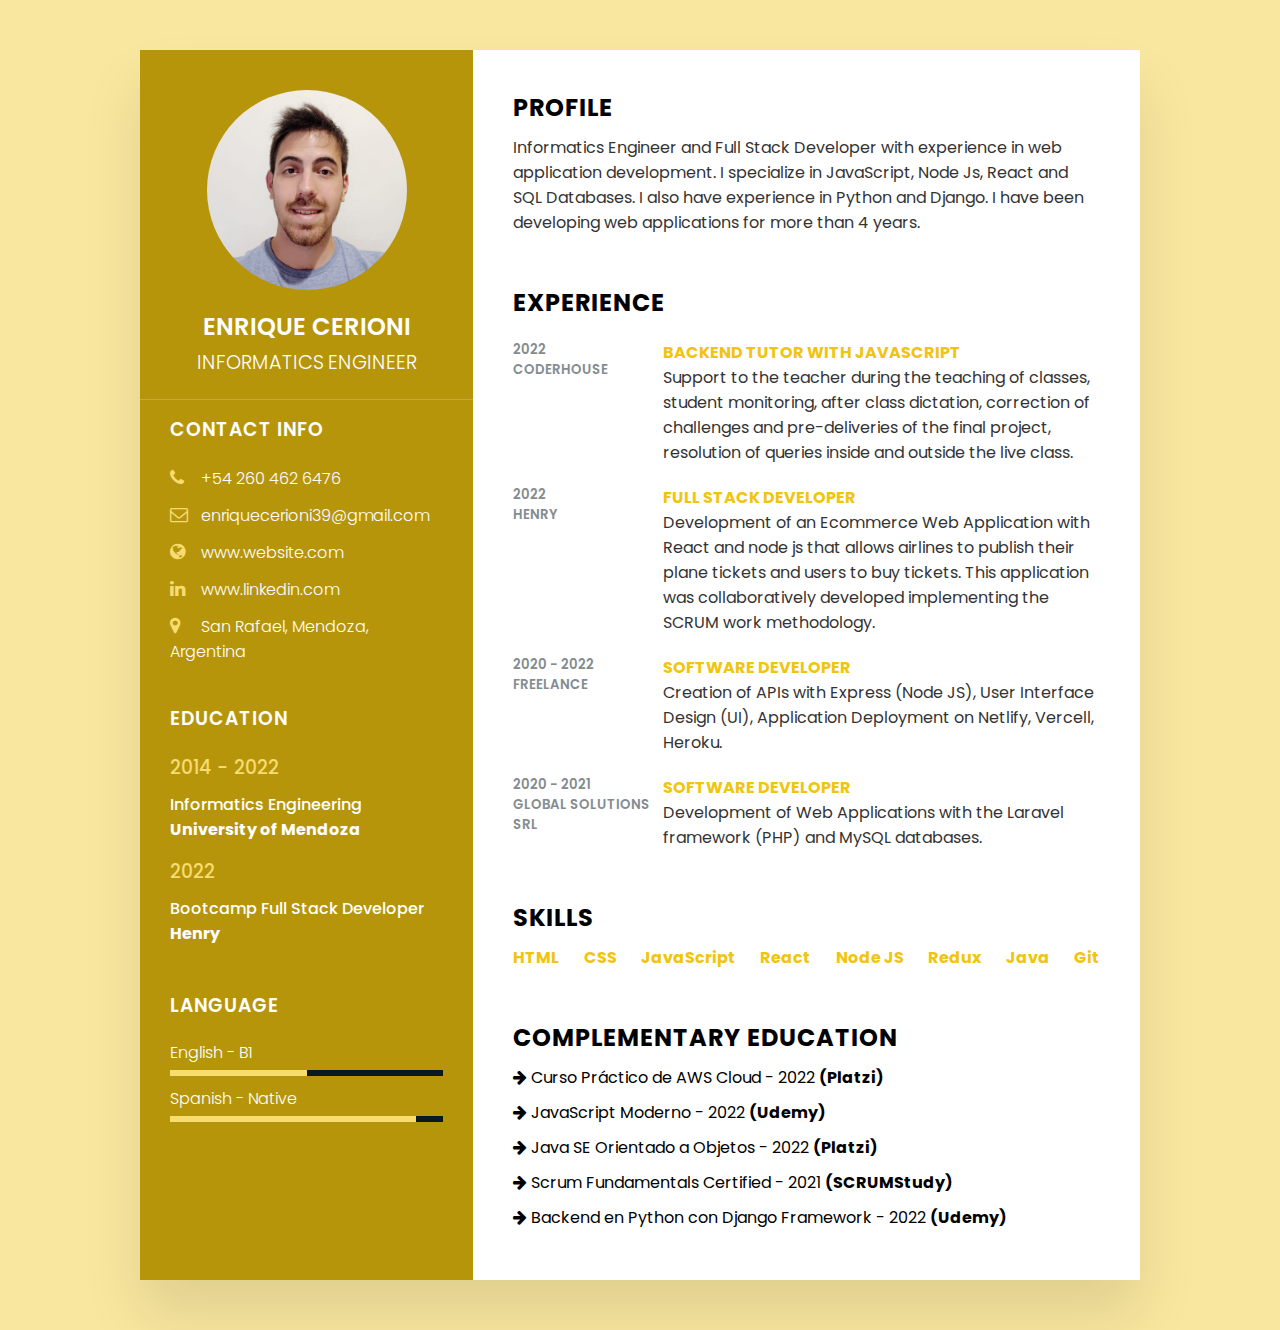
<file: docs/index.html>
<!doctype html><html lang="en"><head><meta charset="UTF-8"><meta http-equiv="X-UA-Compatible" content="IE=edge"><meta name="viewport" content="width=device-width,initial-scale=1"><title>CV - Enrique Cerioni</title><link rel="stylesheet" href="https://cdnjs.cloudflare.com/ajax/libs/font-awesome/4.7.0/css/font-awesome.css" integrity="sha512-5A8nwdMOWrSz20fDsjczgUidUBR8liPYU+WymTZP1lmY9G6Oc7HlZv156XqnsgNUzTyMefFTcsFH/tnJE/+xBg==" crossorigin="anonymous" referrerpolicy="no-referrer"/><script defer="defer" src="main.b2cea1583b93d69add23.js"></script><link href="main.d40e54fb8f233d3862c0.css" rel="stylesheet"></head><body><div class="container"><div class="left_Side"><div class="profileText"><div class="imgBx"><img src="./assets/img/image.jpeg" alt="" srcset=""></div><h2>Enrique Cerioni<br><span>Informatics Engineer</span></h2></div><div class="contactInfo"><h3 class="title">Contact Info</h3><ul><li><span class="icon"><i class="fa fa-phone" aria-hidden="true"></i></span> <span class="text">+54 260 462 6476</span></li><li><span class="icon"><i class="fa fa-envelope-o" aria-hidden="true"></i></span> <span class="text">enriquecerioni39@gmail.com</span></li><li><span class="icon"><i class="fa fa-globe" aria-hidden="true"></i></span> <span class="text">www.website.com</span></li><li><span class="icon"><i class="fa fa-linkedin" aria-hidden="true"></i></span> <span class="text">www.linkedin.com</span></li><li><span class="icon"><i class="fa fa-map-marker" aria-hidden="true"></i></span> <span class="text">San Rafael, Mendoza, Argentina</span></li></ul></div><div class="contactInfo education"><h3 class="title">Education</h3><ul><li><h3>2014 - 2022</h3><h4>Informatics Engineering</h4><h4><a href="https://um.edu.ar/" target="_blank">University of Mendoza</a></h4></li><li><h3>2022</h3><h4>Bootcamp Full Stack Developer</h4><h4><a href="https://www.soyhenry.com/" target="_blank">Henry</a></h4></li></ul></div><div class="contactInfo language"><h3 class="title">Language</h3><ul><li><span class="text">English - B1</span> <span class="percent"><div style="width:50%"></div></span></li><li><span class="text">Spanish - Native</span> <span class="percent"><div style="width:90%"></div></span></li></ul></div></div><div class="right_Side"><div class="about"><h2 class="title2">Profile</h2><p>Informatics Engineer and Full Stack Developer with experience in web application development. I specialize in JavaScript, Node Js, React and SQL Databases. I also have experience in Python and Django. I have been developing web applications for more than 4 years.</p></div><div class="about"><h2 class="title2">Experience</h2><div class="box"><div class="year_company"><h5>2022</h5><h5>CoderHouse</h5></div><div class="text"><h4>Backend Tutor with javascript</h4><p>Support to the teacher during the teaching of classes, student monitoring, after class dictation, correction of challenges and pre-deliveries of the final project, resolution of queries inside and outside the live class.</p></div></div><div class="box"><div class="year_company"><h5>2022</h5><h5>Henry</h5></div><div class="text"><h4>Full Stack Developer</h4><p>Development of an Ecommerce Web Application with React and node js that allows airlines to publish their plane tickets and users to buy tickets. This application was collaboratively developed implementing the SCRUM work methodology.</p></div></div><div class="box"><div class="year_company"><h5>2020 - 2022</h5><h5>Freelance</h5></div><div class="text"><h4>Software Developer</h4><p>Creation of APIs with Express (Node JS), User Interface Design (UI), Application Deployment on Netlify, Vercell, Heroku.</p></div></div><div class="box"><div class="year_company"><h5>2020 - 2021</h5><h5>Global Solutions SRL</h5></div><div class="text"><h4>Software Developer</h4><p>Development of Web Applications with the Laravel framework (PHP) and MySQL databases.</p></div></div></div><div class="about skills"><h2 class="title2">Skills</h2><div class="technologies"><div>HTML</div><div>CSS</div><div>JavaScript</div><div>React</div><div>Node JS</div><div>Redux</div><div>Java</div><div>Git</div></div></div><div class="about skills"><h2 class="title2">Complementary Education</h2><div class="courses"><div><i class="fa fa-arrow-right" aria-hidden="true"></i> Curso Práctico de AWS Cloud - 2022 <strong>(Platzi)</strong></div><div><i class="fa fa-arrow-right" aria-hidden="true"></i> JavaScript Moderno - 2022 <strong>(Udemy)</strong></div><div><i class="fa fa-arrow-right" aria-hidden="true"></i> Java SE Orientado a Objetos - 2022 <strong>(Platzi)</strong></div><div><i class="fa fa-arrow-right" aria-hidden="true"></i> Scrum Fundamentals Certified - 2021 <strong>(SCRUMStudy)</strong></div><div><i class="fa fa-arrow-right" aria-hidden="true"></i> Backend en Python con Django Framework - 2022 <strong>(Udemy)</strong></div></div></div></div></div></body></html>
</file>
<file: docs/main.d40e54fb8f233d3862c0.css>
@import url(https://fonts.googleapis.com/css2?family=Poppins:wght@200&family=Roboto:wght@300&display=swap);:root{--backgroundColor:#f9e79f;--backgroundLeftSide:#b7950b;--icons:#f7dc6f;--titleProfile:#f1c40f;--colorWhite:#fff;--colorGray:#333;--colorBlack:#081921}*{box-sizing:border-box;font-family:Poppins,sans-serif;margin:0;padding:0}body{align-items:center;background-color:var(--backgroundColor);display:flex;justify-content:center;min-height:100vh}.container{background-color:#fff;box-shadow:0 35px 55px rgba(0,0,0,.1);display:grid;grid-template-columns:1fr 2fr;margin:50px;max-width:1000px;min-height:1000px;position:relative;width:100%}.container .left_Side{background:var(--backgroundLeftSide);padding:40px 0;position:relative}.profileText{align-items:center;border-bottom:1px solid hsla(0,0%,100%,.2);display:flex;flex-direction:column;padding-bottom:20px;position:relative}.profileText .imgBx{border-radius:50%;height:200px;overflow:hidden;position:relative;width:200px}.profileText .imgBx img{height:100%;left:0;object-fit:cover;position:absolute;top:0;width:100%}.profileText h2{color:#fff;font-size:1.5em;font-weight:600;line-height:1.4em;margin-top:20px;text-align:center;text-transform:uppercase}.profileText h2 span{font-size:.8em;font-weight:300}.contactInfo{padding:15px 30px}.title{color:#fff;font-weight:600;letter-spacing:1px;margin-bottom:20px;text-transform:uppercase}.contactInfo ul{position:relative}.contactInfo ul li{cursor:pointer;list-style:none;margin:10px 0;position:relative}.contactInfo ul li .icon{color:var(--icons);display:inline-block;font-size:18px;width:10%}.contactInfo ul li span{color:#fff;font-weight:300}.contactInfo.education li{margin-bottom:15px}.contactInfo.education li h3{color:var(--icons);font-weight:500;margin-bottom:10px}.contactInfo.education h4:nth-child(2){color:#fff;font-weight:500}.contactInfo.education h4{color:#fff;font-weight:300}.contactInfo.education h4 a{color:#fff;font-weight:700;text-decoration:none}.contactInfo.language .percent{background:var(--colorBlack);display:block;height:6px;margin-top:5px;position:relative;width:100%}.contactInfo.language .percent div{background-color:var(--icons);height:100%;left:0;position:absolute;top:0}.container .right_Side{background:#fff;padding:40px;position:relative}.about{margin-bottom:50px}.about:last-child{margin-bottom:0}.title2{columns:var(--backgroundLeftSide);letter-spacing:1px;margin-bottom:10px;text-transform:uppercase}p{color:var(--colorGray)}.about .box{display:flex;flex-direction:row;margin:20px 0}.about .box .year_company{min-width:150px}@media (max-width:1000px){.about .box .year_company{min-width:100px}}.about .box .year_company h5{color:#848c90;font-weight:600;text-transform:uppercase}.about .box .text h4{color:var(--titleProfile);font-size:16px;text-transform:uppercase}.skills .technologies{color:var(--titleProfile);display:flex;font-weight:700;justify-content:space-between}@media (max-width:1000px){.skills .technologies{flex-direction:column}}.skills .courses{display:flex;flex-direction:column}.skills .courses div{margin-bottom:10px}@media (max-width:1000px){.container{grid-template-columns:repeat(1,1fr);margin:10px}}
</file>
<file: src/css/styles.css>
@import url('https://fonts.googleapis.com/css2?family=Poppins:wght@200&family=Roboto:wght@300&display=swap');

:root{
    --backgroundColor: #F9E79F;
    --backgroundLeftSide: #B7950B;
    --icons: #F7DC6F;
    --titleProfile: #F1C40F;
    --colorWhite: #fff;
    --colorGray: #333;
    --colorBlack: #081921;
}

* {
    margin: 0;
    padding: 0;
    box-sizing: border-box;
    font-family: 'Poppins', sans-serif;
}

body {
    background-color: var(--backgroundColor);
    display: flex;
    justify-content: center;
    align-items: center;
    min-height: 100vh;
}

.container {
    position: relative;
    width: 100%;
    max-width: 1000px;
    min-height: 1000px;
    margin: 50px;
    background-color: #fff;
    display: grid;
    grid-template-columns: 1fr 2fr;
    box-shadow: 0 35px 55px rgba(0, 0, 0, 0.1);
}

.container .left_Side {
    position: relative;
    background: var(--backgroundLeftSide);
    padding: 40px 0px;
}

.profileText {
    position: relative;
    display: flex;
    flex-direction: column;
    align-items: center;
    padding-bottom: 20px;
    border-bottom: 1px solid rgba(255, 255, 255, 0.2);
}

.profileText .imgBx {
    position: relative;
    width: 200px;
    height: 200px;
    border-radius: 50%;
    overflow: hidden;
}

.profileText .imgBx img {
    position: absolute;
    top: 0;
    left: 0;
    width: 100%;
    height: 100%;
    object-fit: cover;
}

.profileText h2 {
    color: #fff;
    font-size: 1.5em;
    margin-top: 20px;
    text-transform: uppercase;
    text-align: center;
    font-weight: 600;
    line-height: 1.4em;
}

.profileText h2 span {
    font-size: 0.8em;
    font-weight: 300;
}

.contactInfo {
    padding: 15px 30px;
}

.title {
    color: #fff;
    text-transform: uppercase;
    font-weight: 600;
    letter-spacing: 1px;
    margin-bottom: 20px;
}

.contactInfo ul {
    position: relative;
}

.contactInfo ul li {
    position: relative;
    list-style: none;
    margin: 10px 0px;
    cursor: pointer;
}

.contactInfo ul li .icon {
    display: inline-block;
    width: 10%;
    font-size: 18px;
    color: var(--icons);
}

.contactInfo ul li span {
    color: #fff;
    font-weight: 300;
}

.contactInfo.education li {
    margin-bottom: 15px;
}

.contactInfo.education li h3 {
    color: var(--icons);
    font-weight: 500;
    margin-bottom: 10px;
}

.contactInfo.education h4:nth-child(2) {
    color: #fff;
    font-weight: 500;
}

.contactInfo.education h4 {
    color: #fff;
    font-weight: 300;
}

.contactInfo.education h4 a {
    text-decoration: none;
    color: #fff;
    font-weight: bold;
}

.contactInfo.language .percent {
    position: relative;
    width: 100%;
    height: 6px;
    background: var(--colorBlack);
    display: block;
    margin-top: 5px;
}

.contactInfo.language .percent div {
    position: absolute;
    top: 0;
    left: 0;
    height: 100%;
    background-color: var(--icons);
}

.container .right_Side {
    position: relative;
    background: #fff;
    padding: 40px;
}

.about {
    margin-bottom: 50px;
}

.about:last-child {
    margin-bottom: 0;
}

.title2 {
    columns: var(--backgroundLeftSide);
    text-transform: uppercase;
    letter-spacing: 1px;
    margin-bottom: 10px;
}

p {
    color: var(--colorGray);
}

.about .box {
    display: flex;
    flex-direction: row;
    margin: 20px 0;
}

/* @media (max-width:1000px){
    .about .box {
        flex-wrap: wrap;
    }
} */

.about .box .year_company {
    min-width: 150px;
}

@media (max-width:1000px) {
    .about .box .year_company {
        min-width: 100px;
    }
}

.about .box .year_company h5 {
    text-transform: uppercase;
    color: #848c90;
    font-weight: 600;
}

.about .box .text h4 {
    text-transform: uppercase;
    color: var(--titleProfile);
    font-size: 16px;
}

.skills .technologies {
    display: flex;
    justify-content: space-between;
    color: var(--titleProfile);
    font-weight: bold;
}

@media (max-width: 1000px) {
    .skills .technologies {
        flex-direction: column;
    }
}

.skills .courses {
    display: flex;
    flex-direction: column;
}

.skills .courses div {
    margin-bottom: 10px;
}

@media (max-width: 1000px) {
    .container {
        margin: 10px;
        grid-template-columns: repeat(1, 1fr);
    }
}
</file>
